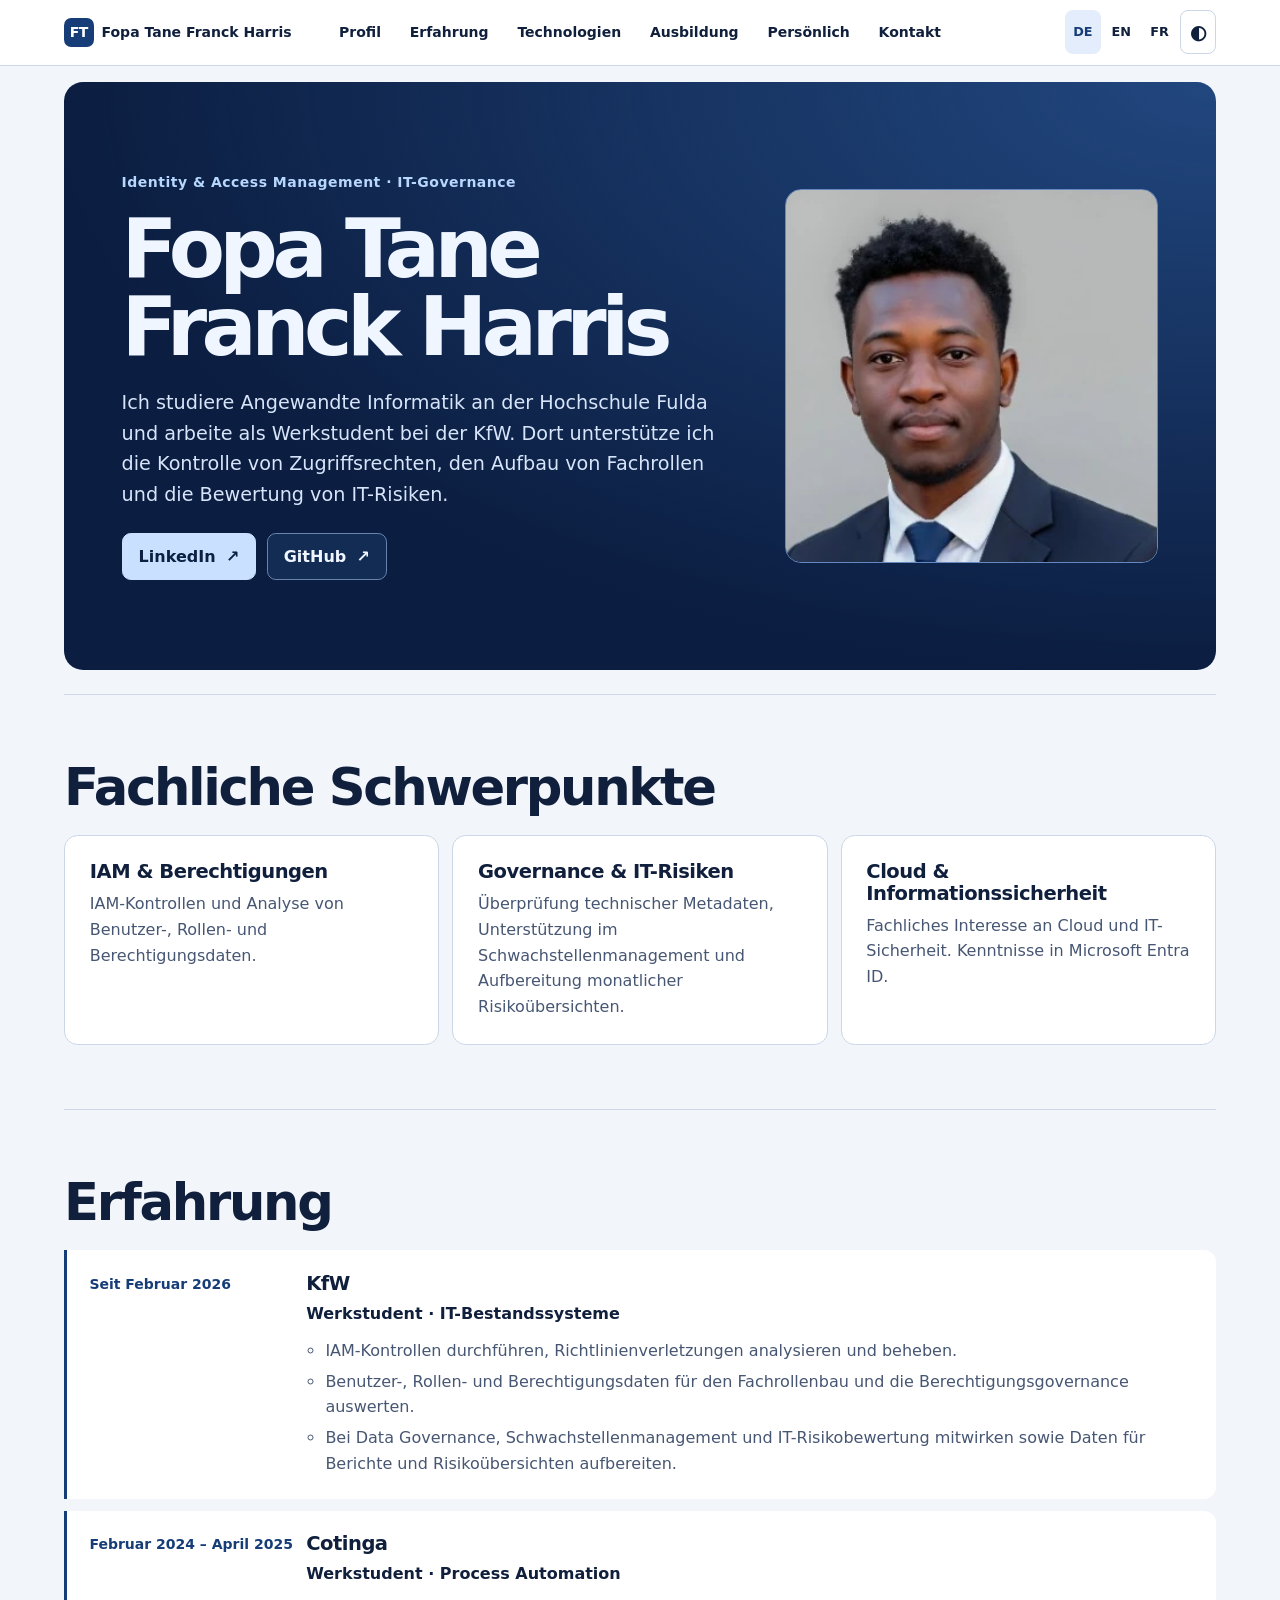
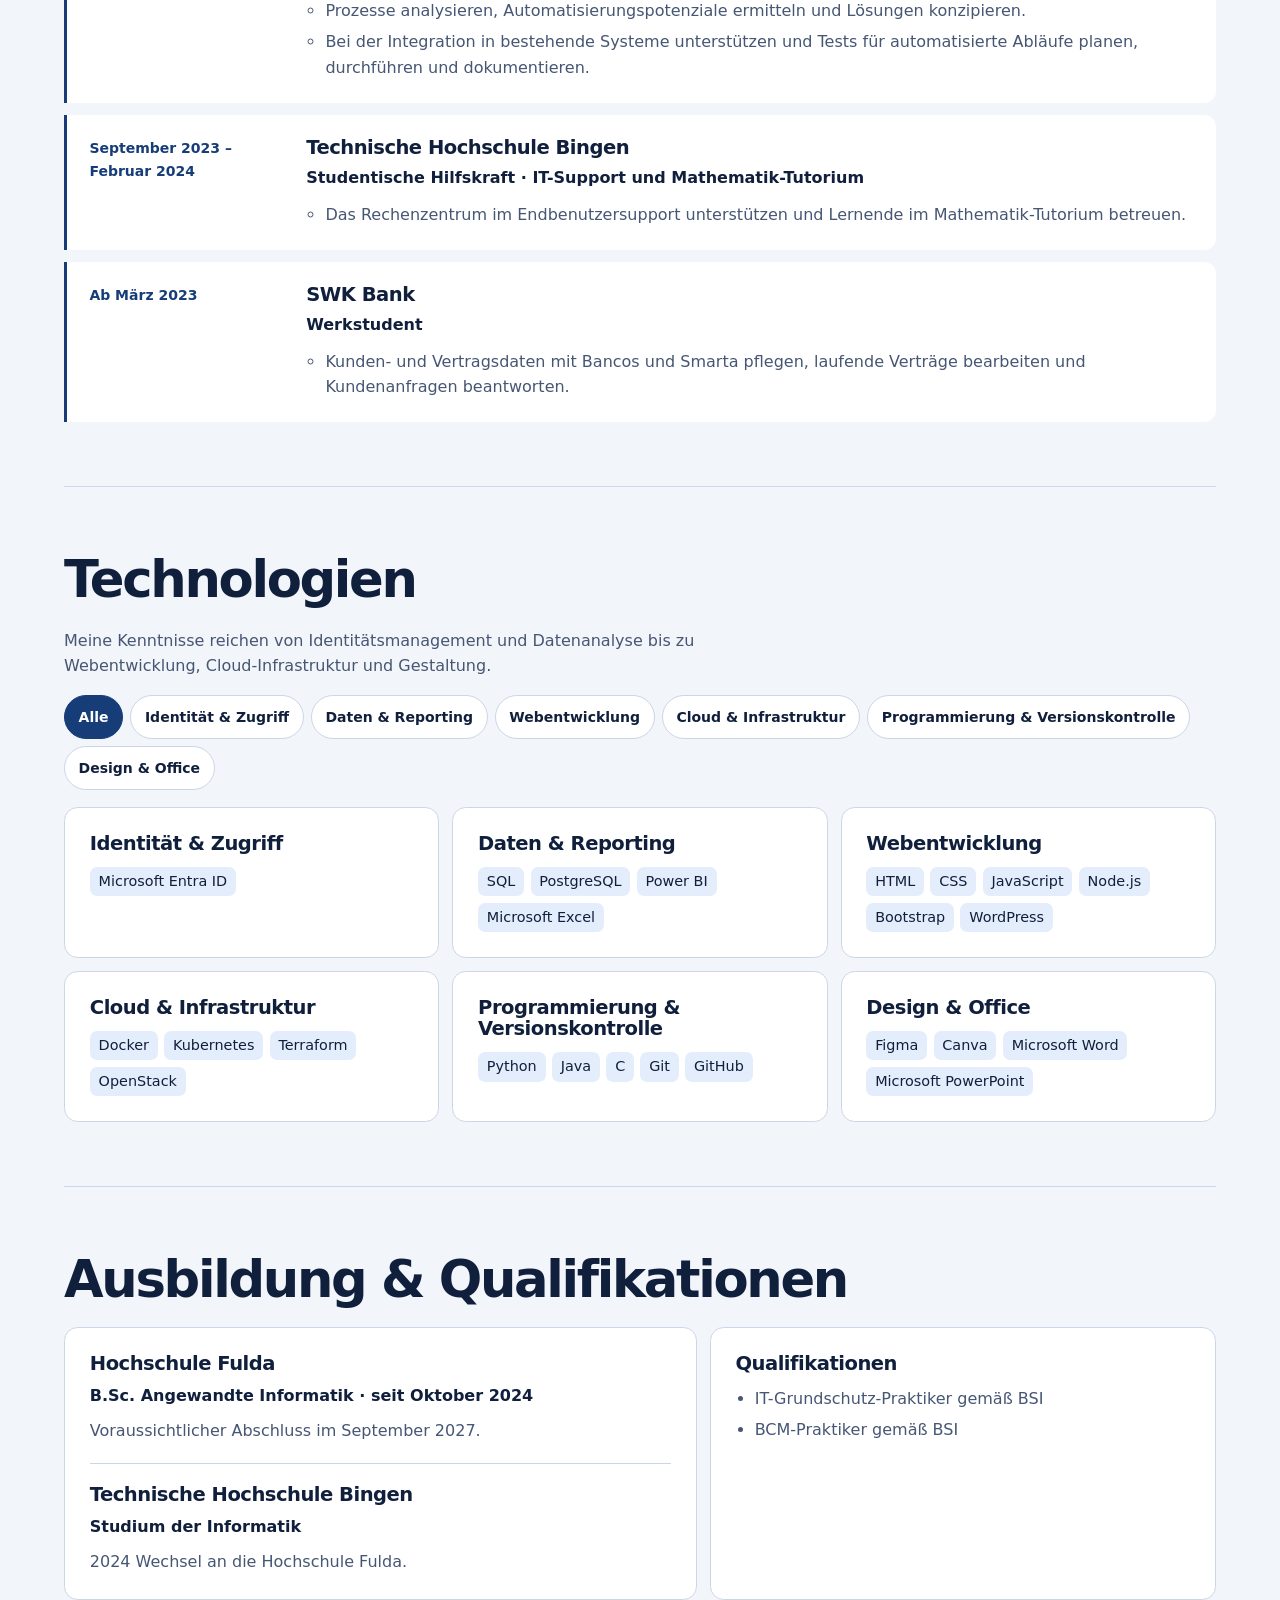
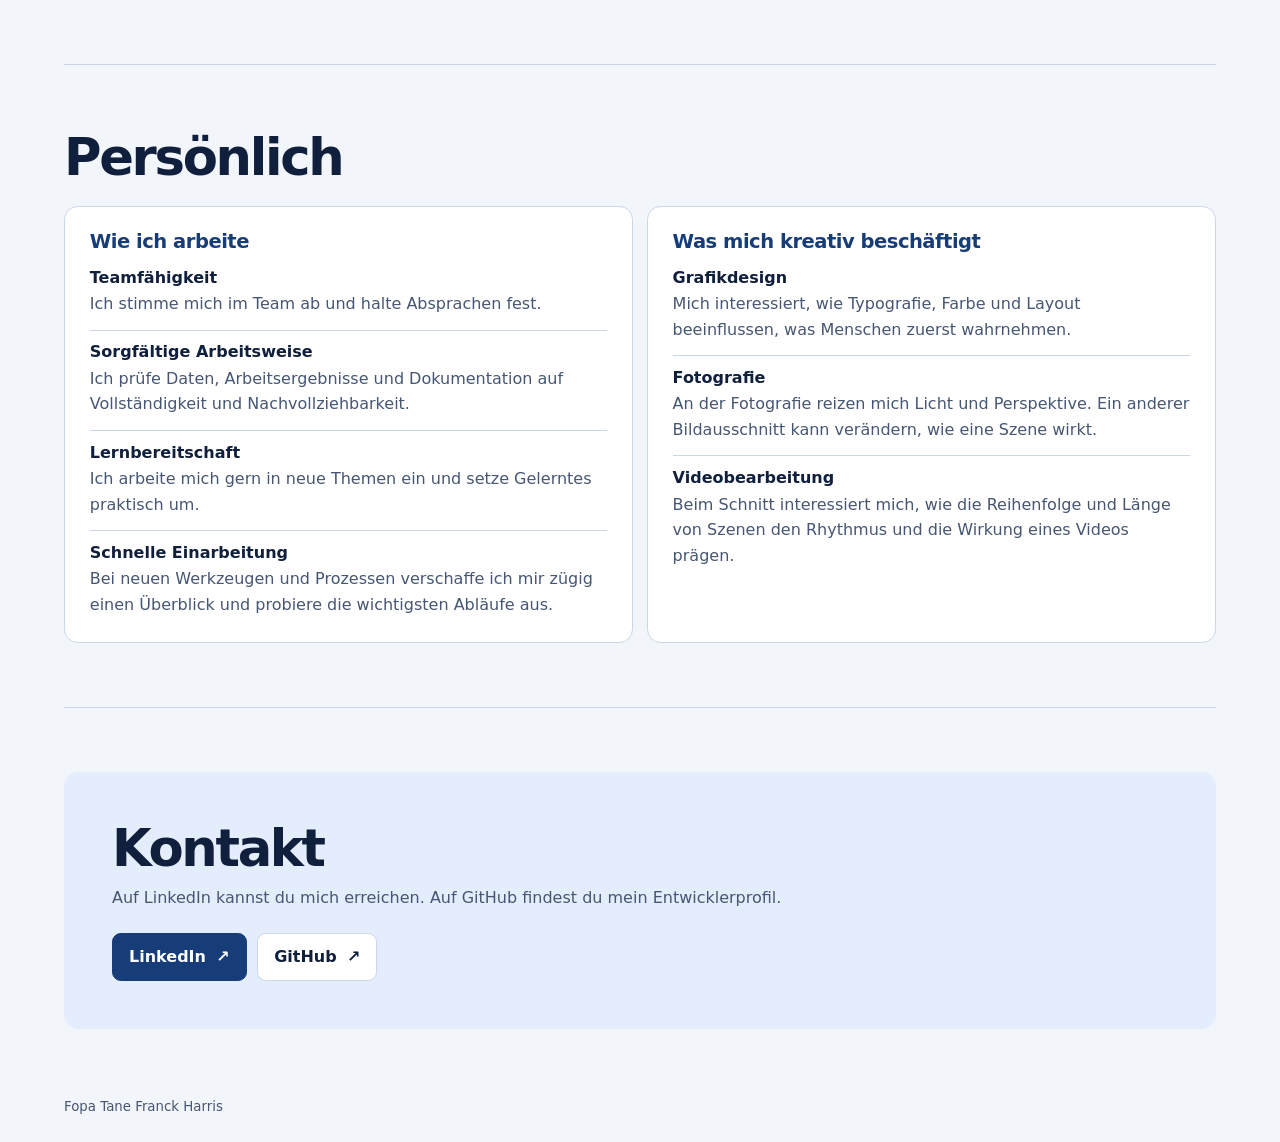
<file: index.html>
<!doctype html>
<html lang="de">
  <head>
    <meta charset="utf-8">
    <meta name="viewport" content="width=device-width, initial-scale=1">
    <meta name="color-scheme" content="light dark">
    <title>Fopa Tane Franck Harris | Identity &amp; Access Management · IT-Governance</title>
    <meta name="description" content="Portfolio von Fopa Tane Franck Harris mit Berufserfahrung in IAM, Berechtigungsmanagement und IT-Governance sowie Qualifikationen in IT-Grundschutz und BCM.">
    <meta property="og:type" content="website">
    <meta property="og:locale" content="de_DE">
    <meta property="og:title" content="Fopa Tane Franck Harris | Identity &amp; Access Management · IT-Governance">
    <meta property="og:description" content="Portfolio von Fopa Tane Franck Harris mit Berufserfahrung in IAM, Berechtigungsmanagement und IT-Governance sowie Qualifikationen in IT-Grundschutz und BCM.">
    <meta name="twitter:card" content="summary">
    <meta name="twitter:title" content="Fopa Tane Franck Harris | Identity &amp; Access Management · IT-Governance">
    <meta name="twitter:description" content="Portfolio von Fopa Tane Franck Harris mit Berufserfahrung in IAM, Berechtigungsmanagement und IT-Governance sowie Qualifikationen in IT-Grundschutz und BCM.">
    <link rel="alternate" hreflang="de" href="index.html">
    <link rel="alternate" hreflang="en" href="en/index.html">
    <link rel="alternate" hreflang="fr" href="fr/index.html">
    <link rel="alternate" hreflang="x-default" href="index.html">
    <link rel="icon" href="assets/favicon.png" type="image/png">
    <script src="assets/theme.js"></script>
    <script src="assets/filters.js" defer></script>
    <link rel="stylesheet" href="assets/style.css">
  </head>
  <body>
    <a class="skip" href="#profil">Zum Inhalt</a>
    <header class="site-header">
      <div class="wrap bar">
        <a class="brand" href="#profil"><span aria-hidden="true">FT</span> Fopa Tane Franck Harris</a>
        <nav class="sections" aria-label="Profil"><a href="#profil">Profil</a><a href="#erfahrung">Erfahrung</a><a href="#technologien">Technologien</a><a href="#ausbildung">Ausbildung</a><a href="#persoenlich">Persönlich</a><a href="#kontakt">Kontakt</a></nav>
        <div class="settings">
          <nav class="languages" aria-label="Sprache"><a href="index.html" hreflang="de" lang="de" aria-label="Deutsch" aria-current="page">DE</a><a href="en/index.html" hreflang="en" lang="en" aria-label="English">EN</a><a href="fr/index.html" hreflang="fr" lang="fr" aria-label="Français">FR</a></nav>
          <button class="theme" type="button" aria-pressed="false" aria-label="Farbschema (Dark Mode)" hidden><span aria-hidden="true">◐</span></button>
        </div>
      </div>
    </header>
    <main>
      <section id="profil" class="hero wrap" tabindex="-1">
        <div>
          <p class="eyebrow">Identity &amp; Access Management · IT-Governance</p>
          <h1>Fopa Tane<br>Franck Harris</h1>
          <p class="intro">Ich studiere Angewandte Informatik an der Hochschule Fulda und arbeite als Werkstudent bei der KfW. Dort unterstütze ich die Kontrolle von Zugriffsrechten, den Aufbau von Fachrollen und die Bewertung von IT-Risiken.</p>
          <div class="actions"><a class="button primary" href="https://www.linkedin.com/in/harris-fopa-tane-a117381ab/">LinkedIn <span aria-hidden="true">↗</span></a>
            <a class="button" href="https://github.com/HarrisTane">GitHub <span aria-hidden="true">↗</span></a></div>
        </div>
        <img class="hero-portrait" src="assets/portrait.webp" width="321" height="322" alt="Fopa Tane Franck Harris">
      </section>
      <section class="wrap section" aria-labelledby="focus">
        <h2 id="focus">Fachliche Schwerpunkte</h2>
        <div class="cards">
        <article class="card"><h3>IAM &amp; Berechtigungen</h3><p>IAM-Kontrollen und Analyse von Benutzer-, Rollen- und Berechtigungsdaten.</p></article>
        <article class="card"><h3>Governance &amp; IT-Risiken</h3><p>Überprüfung technischer Metadaten, Unterstützung im Schwachstellenmanagement und Aufbereitung monatlicher Risikoübersichten.</p></article>
        <article class="card"><h3>Cloud &amp; Informationssicherheit</h3><p>Fachliches Interesse an Cloud und IT-Sicherheit. Kenntnisse in Microsoft Entra ID.</p></article>
        </div>
      </section>
      <section id="erfahrung" class="wrap section">
        <h2>Erfahrung</h2>
        <ol class="timeline">
        <li class="entry">
          <p class="date">Seit Februar 2026</p>
          <div><h3>KfW</h3><p class="role">Werkstudent · IT-Bestandssysteme</p><ul><li>IAM-Kontrollen durchführen, Richtlinienverletzungen analysieren und beheben.</li><li>Benutzer-, Rollen- und Berechtigungsdaten für den Fachrollenbau und die Berechtigungsgovernance auswerten.</li><li>Bei Data Governance, Schwachstellenmanagement und IT-Risikobewertung mitwirken sowie Daten für Berichte und Risikoübersichten aufbereiten.</li></ul></div>
        </li>
        <li class="entry">
          <p class="date">Februar 2024 – April 2025</p>
          <div><h3>Cotinga</h3><p class="role">Werkstudent · Process Automation</p><ul><li>Prozesse analysieren, Automatisierungspotenziale ermitteln und Lösungen konzipieren.</li><li>Bei der Integration in bestehende Systeme unterstützen und Tests für automatisierte Abläufe planen, durchführen und dokumentieren.</li></ul></div>
        </li>
        <li class="entry">
          <p class="date">September 2023 – Februar 2024</p>
          <div><h3>Technische Hochschule Bingen</h3><p class="role">Studentische Hilfskraft · IT-Support und Mathematik-Tutorium</p><ul><li>Das Rechenzentrum im Endbenutzersupport unterstützen und Lernende im Mathematik-Tutorium betreuen.</li></ul></div>
        </li>
        <li class="entry">
          <p class="date">Ab März 2023</p>
          <div><h3>SWK Bank</h3><p class="role">Werkstudent</p><ul><li>Kunden- und Vertragsdaten mit Bancos und Smarta pflegen, laufende Verträge bearbeiten und Kundenanfragen beantworten.</li></ul></div>
        </li>
        </ol>
      </section>
      <section id="technologien" class="wrap section">
        <h2>Technologien</h2>
        <p class="section-intro">Meine Kenntnisse reichen von Identitätsmanagement und Datenanalyse bis zu Webentwicklung, Cloud-Infrastruktur und Gestaltung.</p>
        <div class="filters" role="group" aria-label="Technologien filtern" hidden><button type="button" data-filter="all" aria-pressed="true">Alle</button><button type="button" data-filter="identity" aria-pressed="false">Identität & Zugriff</button><button type="button" data-filter="data" aria-pressed="false">Daten & Reporting</button><button type="button" data-filter="web" aria-pressed="false">Webentwicklung</button><button type="button" data-filter="cloud" aria-pressed="false">Cloud & Infrastruktur</button><button type="button" data-filter="programming" aria-pressed="false">Programmierung & Versionskontrolle</button><button type="button" data-filter="design" aria-pressed="false">Design & Office</button></div>
        <p class="visually-hidden" role="status" data-filter-status data-prefix="Angezeigt"></p>
        <div class="cards tech-grid"><article class="card tech-card" data-category="identity"><h3>Identität &amp; Zugriff</h3><ul class="chips" role="list"><li>Microsoft Entra ID</li></ul></article><article class="card tech-card" data-category="data"><h3>Daten &amp; Reporting</h3><ul class="chips" role="list"><li>SQL</li><li>PostgreSQL</li><li>Power BI</li><li>Microsoft Excel</li></ul></article><article class="card tech-card" data-category="web"><h3>Webentwicklung</h3><ul class="chips" role="list"><li>HTML</li><li>CSS</li><li>JavaScript</li><li>Node.js</li><li>Bootstrap</li><li>WordPress</li></ul></article><article class="card tech-card" data-category="cloud"><h3>Cloud &amp; Infrastruktur</h3><ul class="chips" role="list"><li>Docker</li><li>Kubernetes</li><li>Terraform</li><li>OpenStack</li></ul></article><article class="card tech-card" data-category="programming"><h3>Programmierung &amp; Versionskontrolle</h3><ul class="chips" role="list"><li>Python</li><li>Java</li><li>C</li><li>Git</li><li>GitHub</li></ul></article><article class="card tech-card" data-category="design"><h3>Design &amp; Office</h3><ul class="chips" role="list"><li>Figma</li><li>Canva</li><li>Microsoft Word</li><li>Microsoft PowerPoint</li></ul></article></div>
      </section>
      <section id="ausbildung" class="wrap section">
        <h2>Ausbildung &amp; Qualifikationen</h2>
        <div class="credentials">
          <div class="card schools">
          <article><h3>Hochschule Fulda</h3><p class="role">B.Sc. Angewandte Informatik · seit Oktober 2024</p><p>Voraussichtlicher Abschluss im September 2027.</p></article>
          <article><h3>Technische Hochschule Bingen</h3><p class="role">Studium der Informatik</p><p>2024 Wechsel an die Hochschule Fulda.</p></article>
          </div>
          <div class="card"><h3>Qualifikationen</h3><ul><li>IT-Grundschutz-Praktiker gemäß BSI</li><li>BCM-Praktiker gemäß BSI</li></ul></div>
        </div>
      </section>
      <section id="persoenlich" class="wrap section">
        <h2>Persönlich</h2>
        <div class="personal-grid">
          <div class="card personal-card"><h3>Wie ich arbeite</h3><article><h4>Teamfähigkeit</h4><p>Ich stimme mich im Team ab und halte Absprachen fest.</p></article><article><h4>Sorgfältige Arbeitsweise</h4><p>Ich prüfe Daten, Arbeitsergebnisse und Dokumentation auf Vollständigkeit und Nachvollziehbarkeit.</p></article><article><h4>Lernbereitschaft</h4><p>Ich arbeite mich gern in neue Themen ein und setze Gelerntes praktisch um.</p></article><article><h4>Schnelle Einarbeitung</h4><p>Bei neuen Werkzeugen und Prozessen verschaffe ich mir zügig einen Überblick und probiere die wichtigsten Abläufe aus.</p></article></div>
          <div class="card personal-card"><h3>Was mich kreativ beschäftigt</h3><article><h4>Grafikdesign</h4><p>Mich interessiert, wie Typografie, Farbe und Layout beeinflussen, was Menschen zuerst wahrnehmen.</p></article><article><h4>Fotografie</h4><p>An der Fotografie reizen mich Licht und Perspektive. Ein anderer Bildausschnitt kann verändern, wie eine Szene wirkt.</p></article><article><h4>Videobearbeitung</h4><p>Beim Schnitt interessiert mich, wie die Reihenfolge und Länge von Szenen den Rhythmus und die Wirkung eines Videos prägen.</p></article></div>
        </div>
      </section>
      <section id="kontakt" class="wrap section">
        <div class="contact">
          <h2>Kontakt</h2>
          <p>Auf LinkedIn kannst du mich erreichen. Auf GitHub findest du mein Entwicklerprofil.</p>
          <div class="actions"><a class="button primary" href="https://www.linkedin.com/in/harris-fopa-tane-a117381ab/">LinkedIn <span aria-hidden="true">↗</span></a>
            <a class="button" href="https://github.com/HarrisTane">GitHub <span aria-hidden="true">↗</span></a></div>
        </div>
      </section>
    </main>
    <footer class="wrap footer"><small>Fopa Tane Franck Harris</small></footer>
  </body>
</html>
</file>
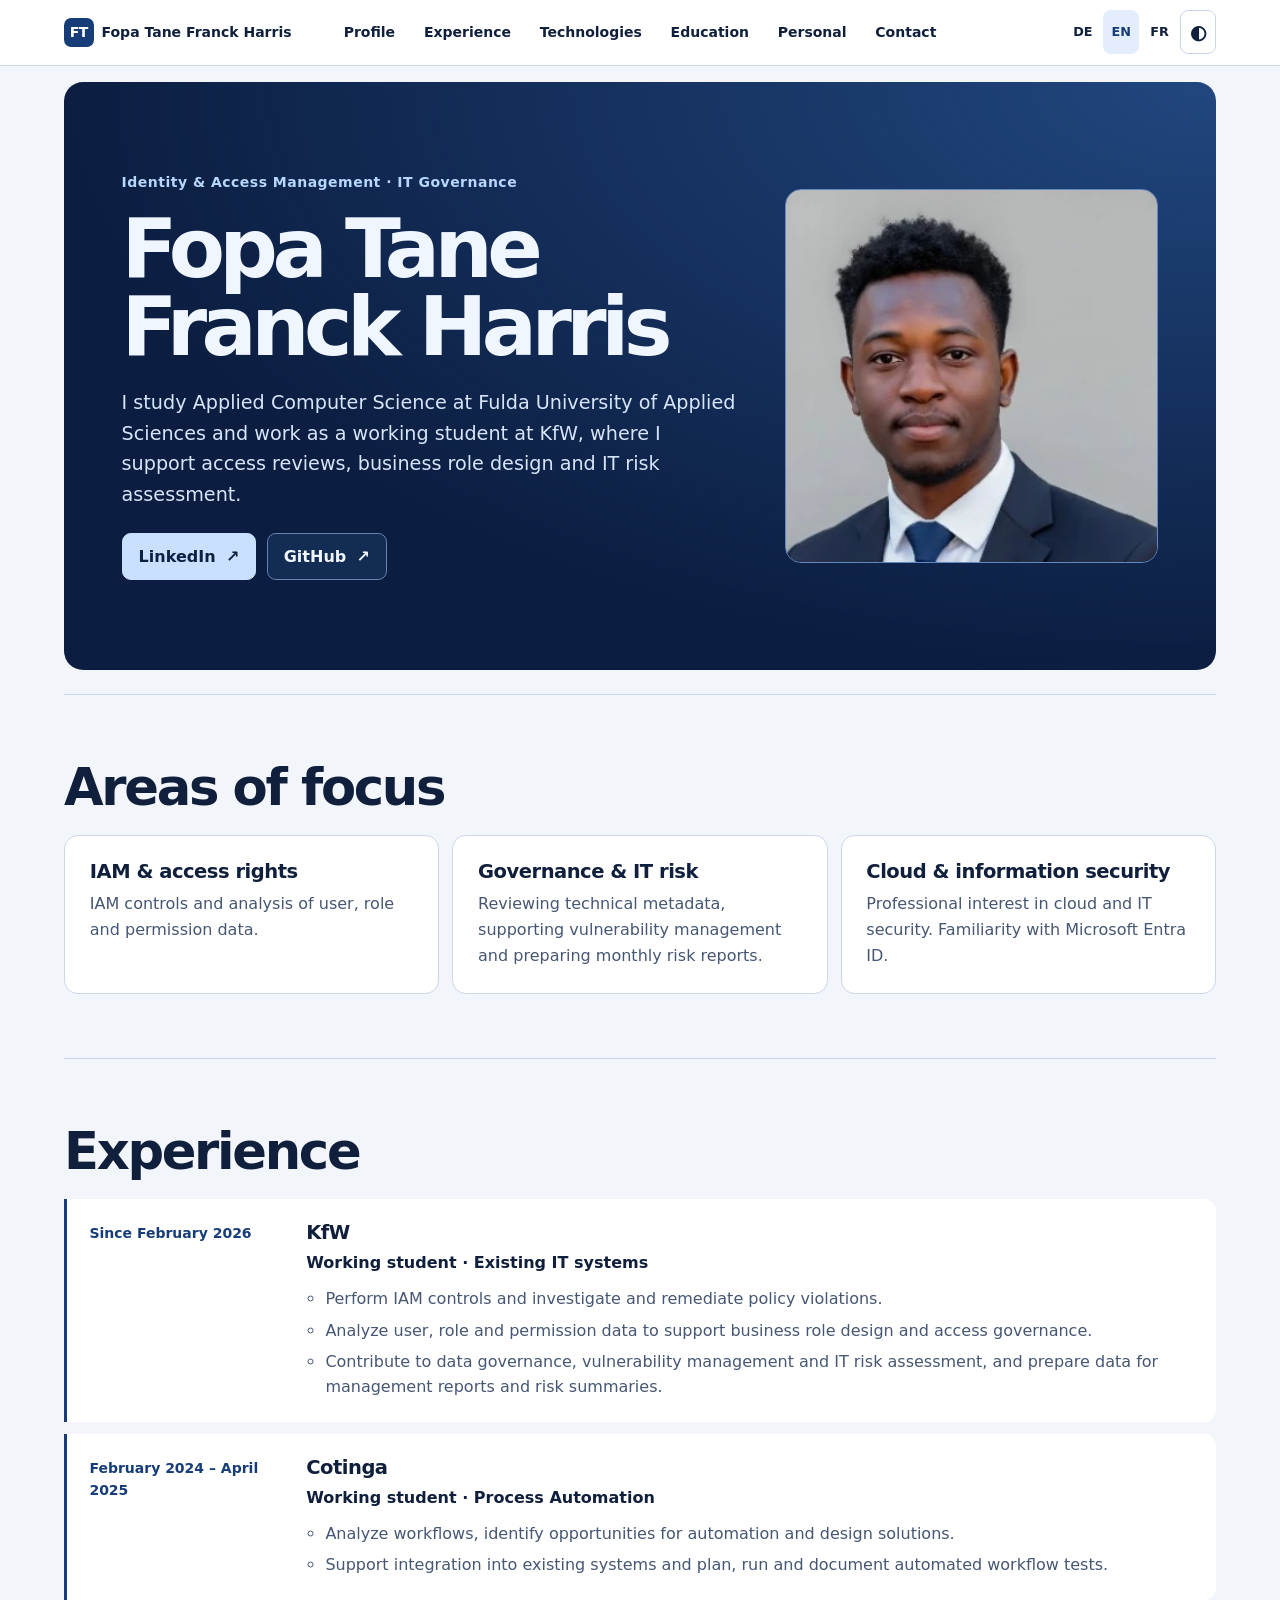
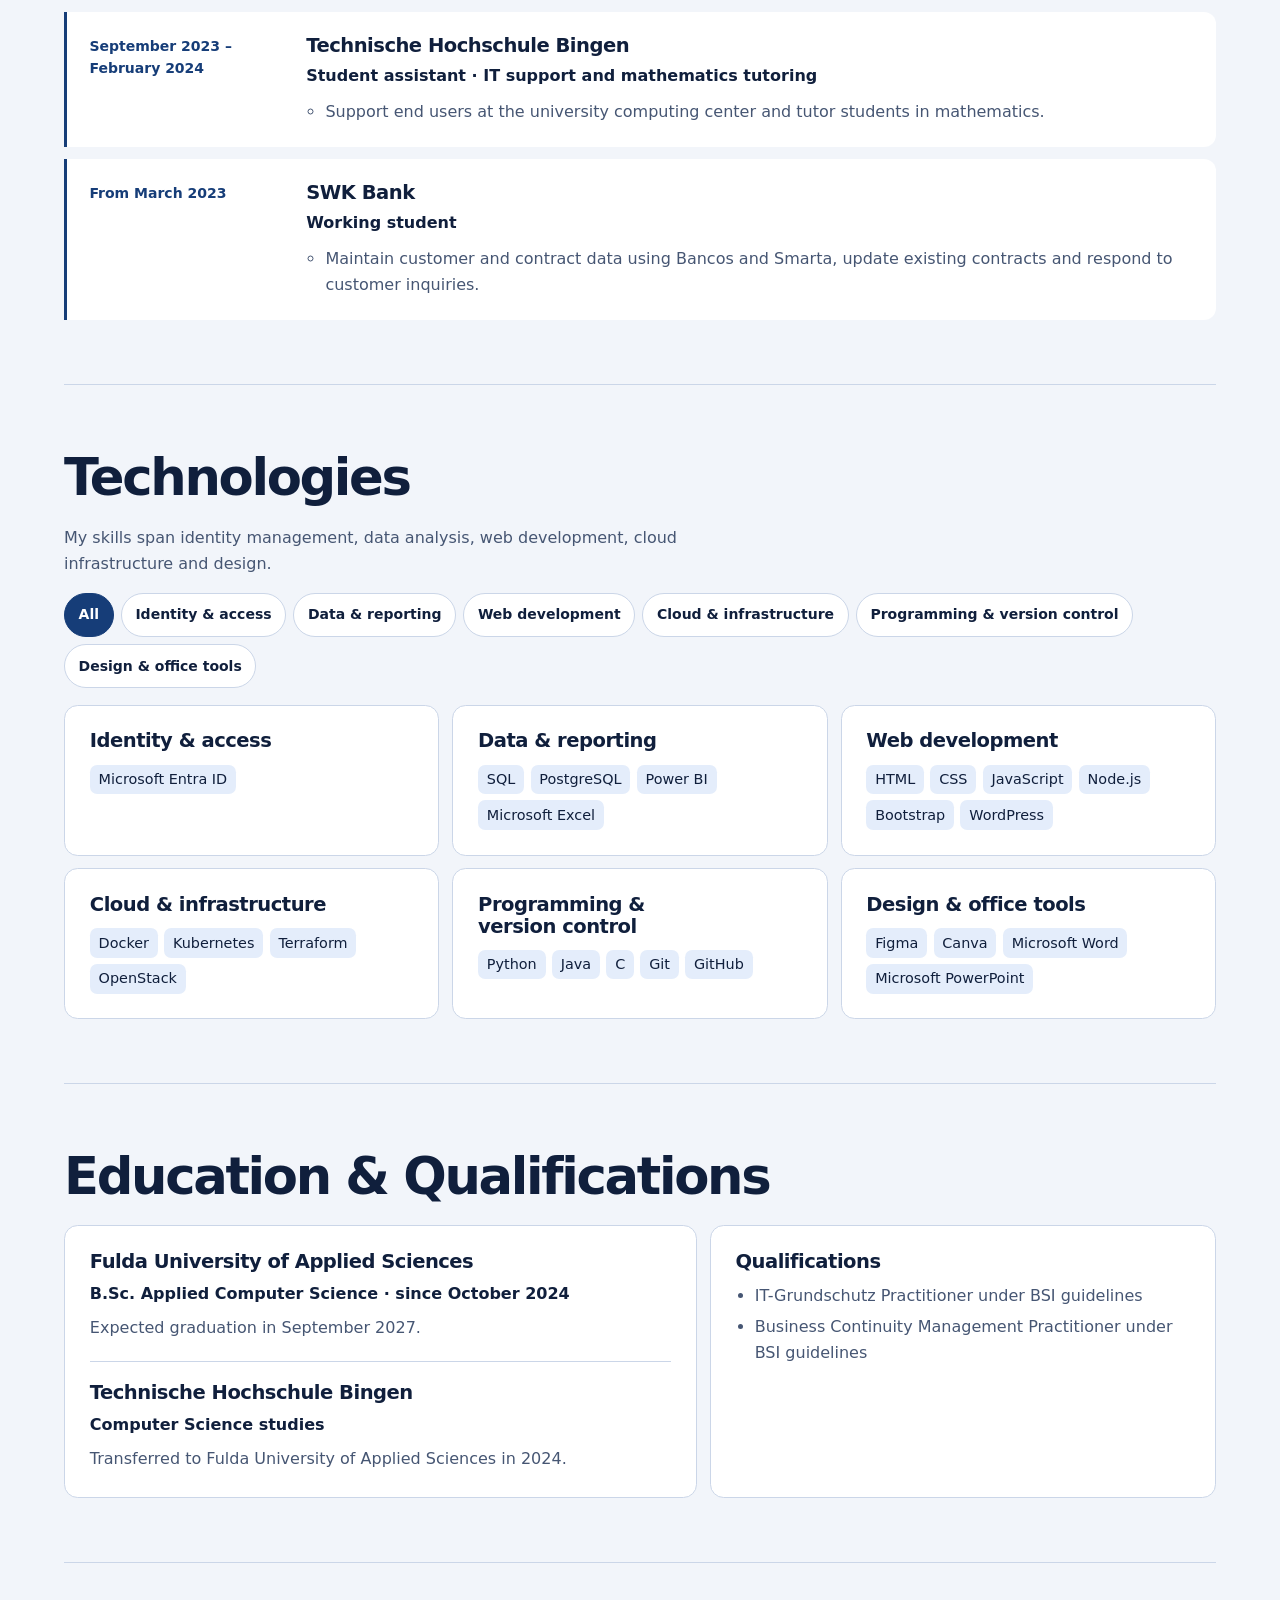
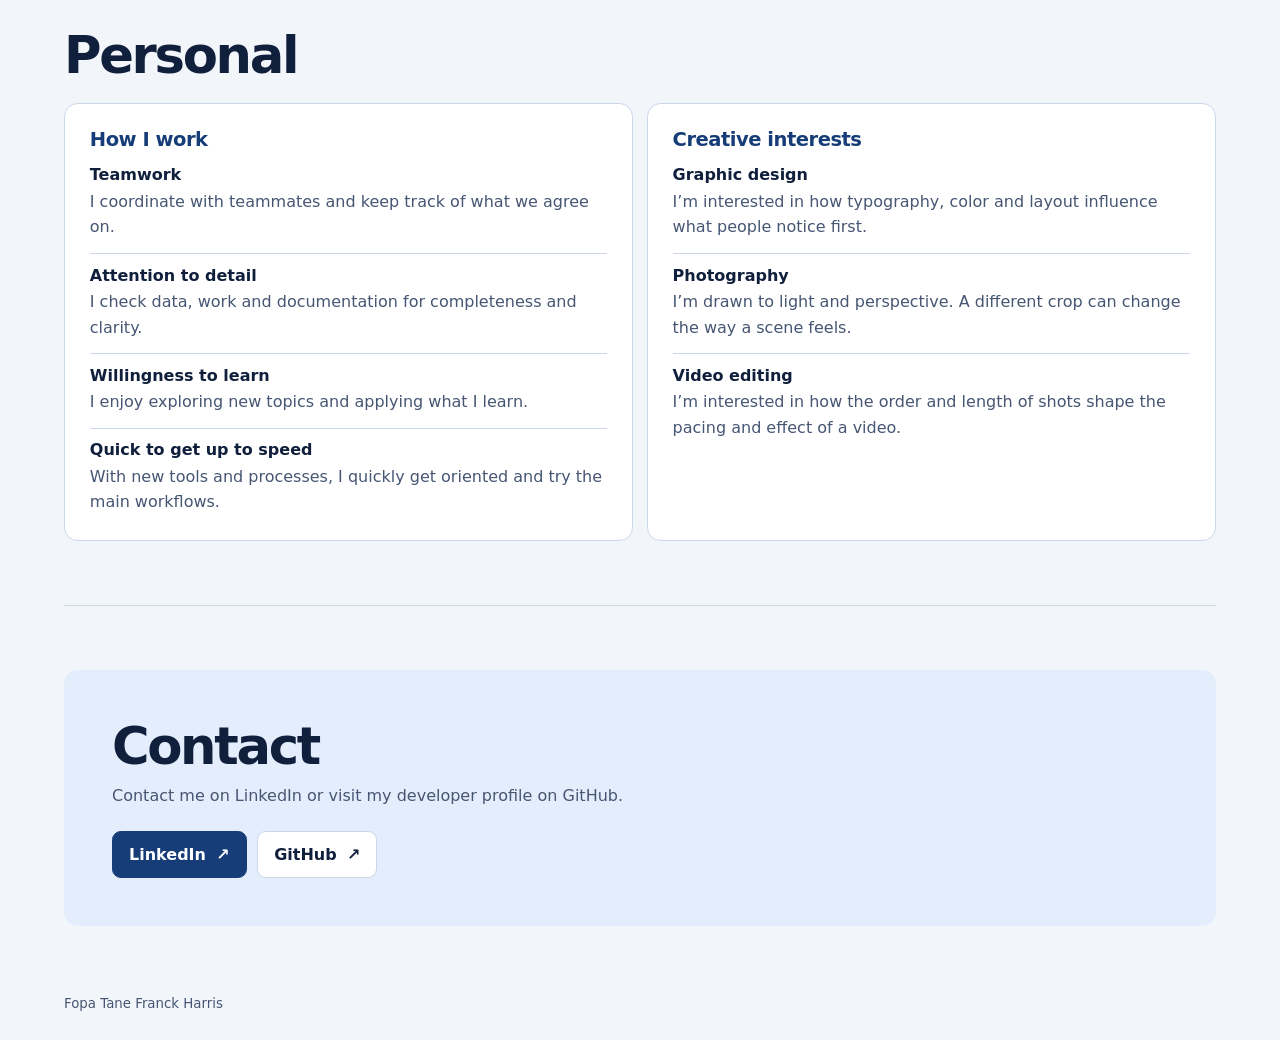
<file: en/index.html>
<!doctype html>
<html lang="en">
  <head>
    <meta charset="utf-8">
    <meta name="viewport" content="width=device-width, initial-scale=1">
    <meta name="color-scheme" content="light dark">
    <title>Fopa Tane Franck Harris | Identity &amp; Access Management · IT Governance</title>
    <meta name="description" content="Portfolio of Fopa Tane Franck Harris, with experience in IAM, access governance and IT risk, and qualifications in IT-Grundschutz and business continuity.">
    <meta property="og:type" content="website">
    <meta property="og:locale" content="en_GB">
    <meta property="og:title" content="Fopa Tane Franck Harris | Identity &amp; Access Management · IT Governance">
    <meta property="og:description" content="Portfolio of Fopa Tane Franck Harris, with experience in IAM, access governance and IT risk, and qualifications in IT-Grundschutz and business continuity.">
    <meta name="twitter:card" content="summary">
    <meta name="twitter:title" content="Fopa Tane Franck Harris | Identity &amp; Access Management · IT Governance">
    <meta name="twitter:description" content="Portfolio of Fopa Tane Franck Harris, with experience in IAM, access governance and IT risk, and qualifications in IT-Grundschutz and business continuity.">
    <link rel="alternate" hreflang="de" href="../index.html">
    <link rel="alternate" hreflang="en" href="../en/index.html">
    <link rel="alternate" hreflang="fr" href="../fr/index.html">
    <link rel="alternate" hreflang="x-default" href="../index.html">
    <link rel="icon" href="../assets/favicon.png" type="image/png">
    <script src="../assets/theme.js"></script>
    <script src="../assets/filters.js" defer></script>
    <link rel="stylesheet" href="../assets/style.css">
  </head>
  <body>
    <a class="skip" href="#profil">Skip to content</a>
    <header class="site-header">
      <div class="wrap bar">
        <a class="brand" href="#profil"><span aria-hidden="true">FT</span> Fopa Tane Franck Harris</a>
        <nav class="sections" aria-label="Profile"><a href="#profil">Profile</a><a href="#erfahrung">Experience</a><a href="#technologien">Technologies</a><a href="#ausbildung">Education</a><a href="#persoenlich">Personal</a><a href="#kontakt">Contact</a></nav>
        <div class="settings">
          <nav class="languages" aria-label="Language"><a href="../index.html" hreflang="de" lang="de" aria-label="Deutsch">DE</a><a href="../en/index.html" hreflang="en" lang="en" aria-label="English" aria-current="page">EN</a><a href="../fr/index.html" hreflang="fr" lang="fr" aria-label="Français">FR</a></nav>
          <button class="theme" type="button" aria-pressed="false" aria-label="Color theme (Dark Mode)" hidden><span aria-hidden="true">◐</span></button>
        </div>
      </div>
    </header>
    <main>
      <section id="profil" class="hero wrap" tabindex="-1">
        <div>
          <p class="eyebrow">Identity &amp; Access Management · IT Governance</p>
          <h1>Fopa Tane<br>Franck Harris</h1>
          <p class="intro">I study Applied Computer Science at Fulda University of Applied Sciences and work as a working student at KfW, where I support access reviews, business role design and IT risk assessment.</p>
          <div class="actions"><a class="button primary" href="https://www.linkedin.com/in/harris-fopa-tane-a117381ab/">LinkedIn <span aria-hidden="true">↗</span></a>
            <a class="button" href="https://github.com/HarrisTane">GitHub <span aria-hidden="true">↗</span></a></div>
        </div>
        <img class="hero-portrait" src="../assets/portrait.webp" width="321" height="322" alt="Fopa Tane Franck Harris">
      </section>
      <section class="wrap section" aria-labelledby="focus">
        <h2 id="focus">Areas of focus</h2>
        <div class="cards">
        <article class="card"><h3>IAM &amp; access rights</h3><p>IAM controls and analysis of user, role and permission data.</p></article>
        <article class="card"><h3>Governance &amp; IT risk</h3><p>Reviewing technical metadata, supporting vulnerability management and preparing monthly risk reports.</p></article>
        <article class="card"><h3>Cloud &amp; information security</h3><p>Professional interest in cloud and IT security. Familiarity with Microsoft Entra ID.</p></article>
        </div>
      </section>
      <section id="erfahrung" class="wrap section">
        <h2>Experience</h2>
        <ol class="timeline">
        <li class="entry">
          <p class="date">Since February 2026</p>
          <div><h3>KfW</h3><p class="role">Working student · Existing IT systems</p><ul><li>Perform IAM controls and investigate and remediate policy violations.</li><li>Analyze user, role and permission data to support business role design and access governance.</li><li>Contribute to data governance, vulnerability management and IT risk assessment, and prepare data for management reports and risk summaries.</li></ul></div>
        </li>
        <li class="entry">
          <p class="date">February 2024 – April 2025</p>
          <div><h3>Cotinga</h3><p class="role">Working student · Process Automation</p><ul><li>Analyze workflows, identify opportunities for automation and design solutions.</li><li>Support integration into existing systems and plan, run and document automated workflow tests.</li></ul></div>
        </li>
        <li class="entry">
          <p class="date">September 2023 – February 2024</p>
          <div><h3>Technische Hochschule Bingen</h3><p class="role">Student assistant · IT support and mathematics tutoring</p><ul><li>Support end users at the university computing center and tutor students in mathematics.</li></ul></div>
        </li>
        <li class="entry">
          <p class="date">From March 2023</p>
          <div><h3>SWK Bank</h3><p class="role">Working student</p><ul><li>Maintain customer and contract data using Bancos and Smarta, update existing contracts and respond to customer inquiries.</li></ul></div>
        </li>
        </ol>
      </section>
      <section id="technologien" class="wrap section">
        <h2>Technologies</h2>
        <p class="section-intro">My skills span identity management, data analysis, web development, cloud infrastructure and design.</p>
        <div class="filters" role="group" aria-label="Filter technologies" hidden><button type="button" data-filter="all" aria-pressed="true">All</button><button type="button" data-filter="identity" aria-pressed="false">Identity & access</button><button type="button" data-filter="data" aria-pressed="false">Data & reporting</button><button type="button" data-filter="web" aria-pressed="false">Web development</button><button type="button" data-filter="cloud" aria-pressed="false">Cloud & infrastructure</button><button type="button" data-filter="programming" aria-pressed="false">Programming & version control</button><button type="button" data-filter="design" aria-pressed="false">Design & office tools</button></div>
        <p class="visually-hidden" role="status" data-filter-status data-prefix="Showing"></p>
        <div class="cards tech-grid"><article class="card tech-card" data-category="identity"><h3>Identity &amp; access</h3><ul class="chips" role="list"><li>Microsoft Entra ID</li></ul></article><article class="card tech-card" data-category="data"><h3>Data &amp; reporting</h3><ul class="chips" role="list"><li>SQL</li><li>PostgreSQL</li><li>Power BI</li><li>Microsoft Excel</li></ul></article><article class="card tech-card" data-category="web"><h3>Web development</h3><ul class="chips" role="list"><li>HTML</li><li>CSS</li><li>JavaScript</li><li>Node.js</li><li>Bootstrap</li><li>WordPress</li></ul></article><article class="card tech-card" data-category="cloud"><h3>Cloud &amp; infrastructure</h3><ul class="chips" role="list"><li>Docker</li><li>Kubernetes</li><li>Terraform</li><li>OpenStack</li></ul></article><article class="card tech-card" data-category="programming"><h3>Programming &amp; version control</h3><ul class="chips" role="list"><li>Python</li><li>Java</li><li>C</li><li>Git</li><li>GitHub</li></ul></article><article class="card tech-card" data-category="design"><h3>Design &amp; office tools</h3><ul class="chips" role="list"><li>Figma</li><li>Canva</li><li>Microsoft Word</li><li>Microsoft PowerPoint</li></ul></article></div>
      </section>
      <section id="ausbildung" class="wrap section">
        <h2>Education &amp; Qualifications</h2>
        <div class="credentials">
          <div class="card schools">
          <article><h3>Fulda University of Applied Sciences</h3><p class="role">B.Sc. Applied Computer Science · since October 2024</p><p>Expected graduation in September 2027.</p></article>
          <article><h3>Technische Hochschule Bingen</h3><p class="role">Computer Science studies</p><p>Transferred to Fulda University of Applied Sciences in 2024.</p></article>
          </div>
          <div class="card"><h3>Qualifications</h3><ul><li>IT-Grundschutz Practitioner under BSI guidelines</li><li>Business Continuity Management Practitioner under BSI guidelines</li></ul></div>
        </div>
      </section>
      <section id="persoenlich" class="wrap section">
        <h2>Personal</h2>
        <div class="personal-grid">
          <div class="card personal-card"><h3>How I work</h3><article><h4>Teamwork</h4><p>I coordinate with teammates and keep track of what we agree on.</p></article><article><h4>Attention to detail</h4><p>I check data, work and documentation for completeness and clarity.</p></article><article><h4>Willingness to learn</h4><p>I enjoy exploring new topics and applying what I learn.</p></article><article><h4>Quick to get up to speed</h4><p>With new tools and processes, I quickly get oriented and try the main workflows.</p></article></div>
          <div class="card personal-card"><h3>Creative interests</h3><article><h4>Graphic design</h4><p>I’m interested in how typography, color and layout influence what people notice first.</p></article><article><h4>Photography</h4><p>I’m drawn to light and perspective. A different crop can change the way a scene feels.</p></article><article><h4>Video editing</h4><p>I’m interested in how the order and length of shots shape the pacing and effect of a video.</p></article></div>
        </div>
      </section>
      <section id="kontakt" class="wrap section">
        <div class="contact">
          <h2>Contact</h2>
          <p>Contact me on LinkedIn or visit my developer profile on GitHub.</p>
          <div class="actions"><a class="button primary" href="https://www.linkedin.com/in/harris-fopa-tane-a117381ab/">LinkedIn <span aria-hidden="true">↗</span></a>
            <a class="button" href="https://github.com/HarrisTane">GitHub <span aria-hidden="true">↗</span></a></div>
        </div>
      </section>
    </main>
    <footer class="wrap footer"><small>Fopa Tane Franck Harris</small></footer>
  </body>
</html>
</file>
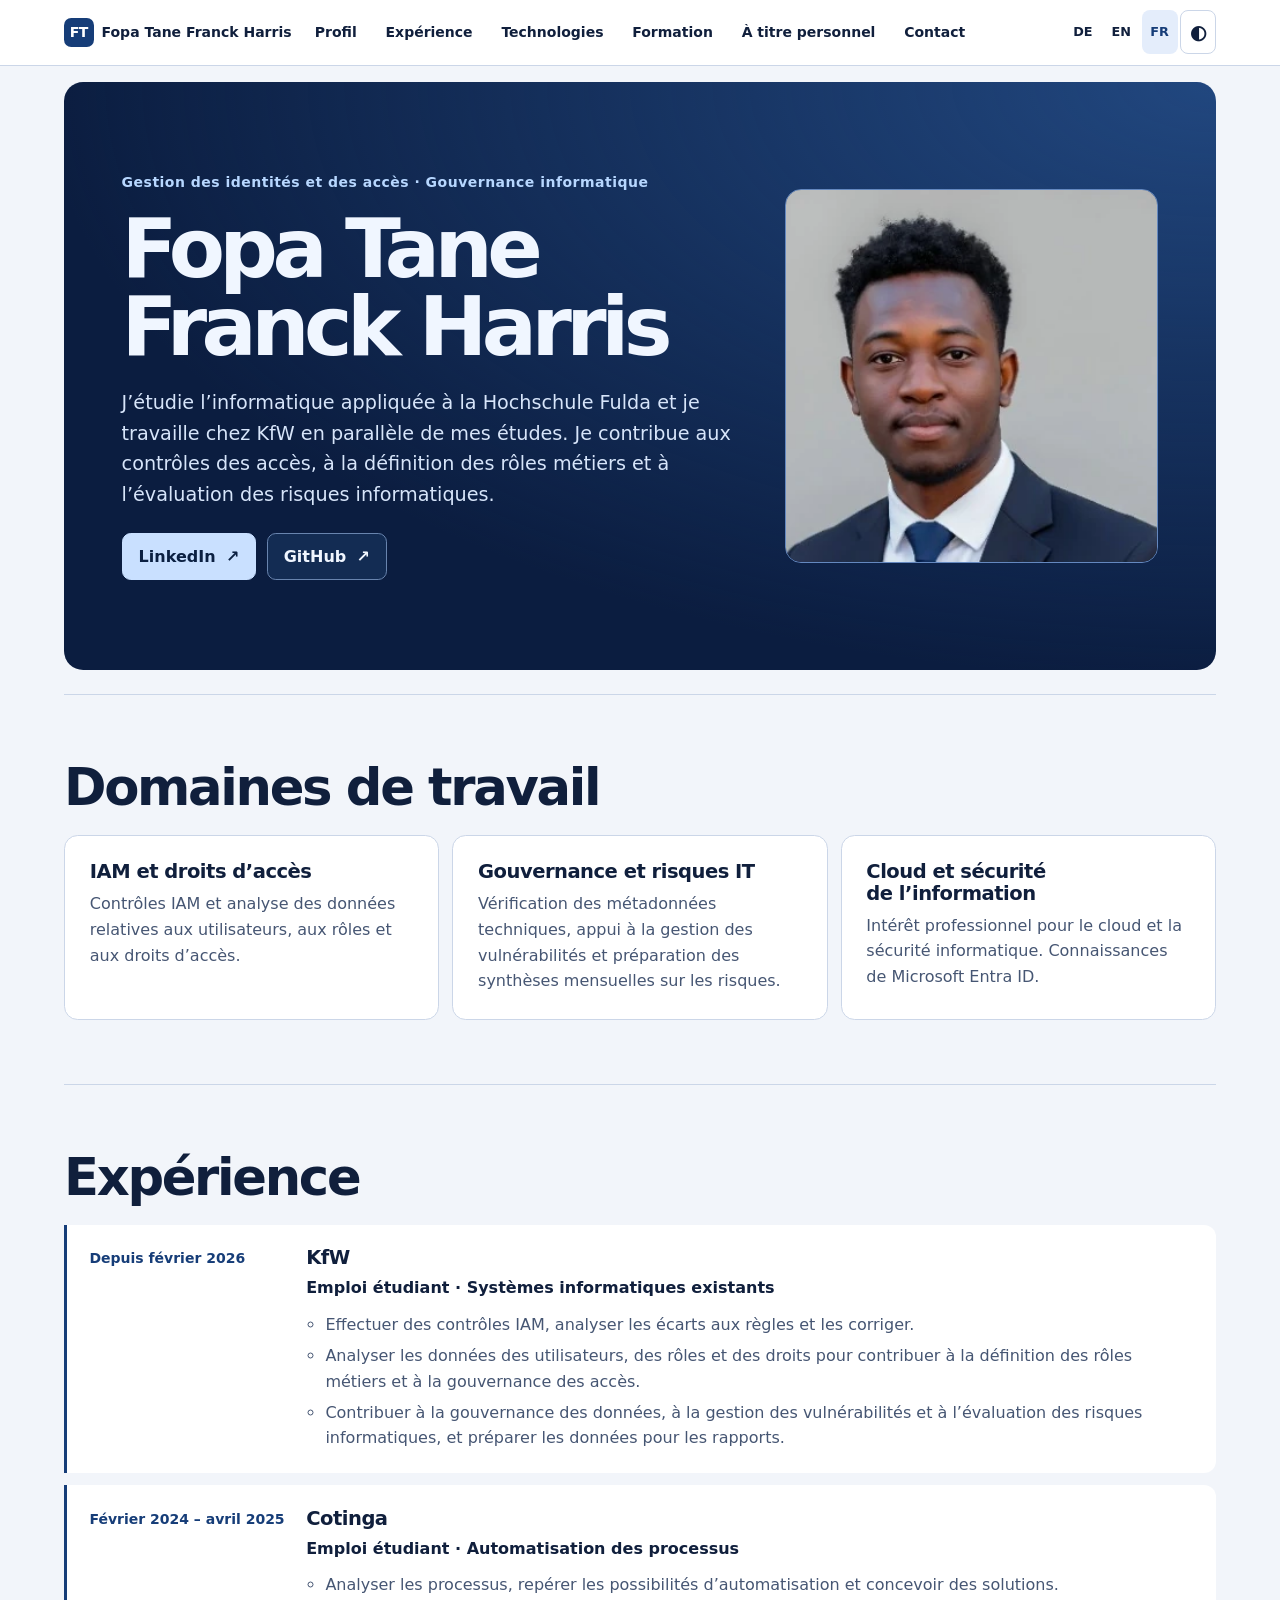
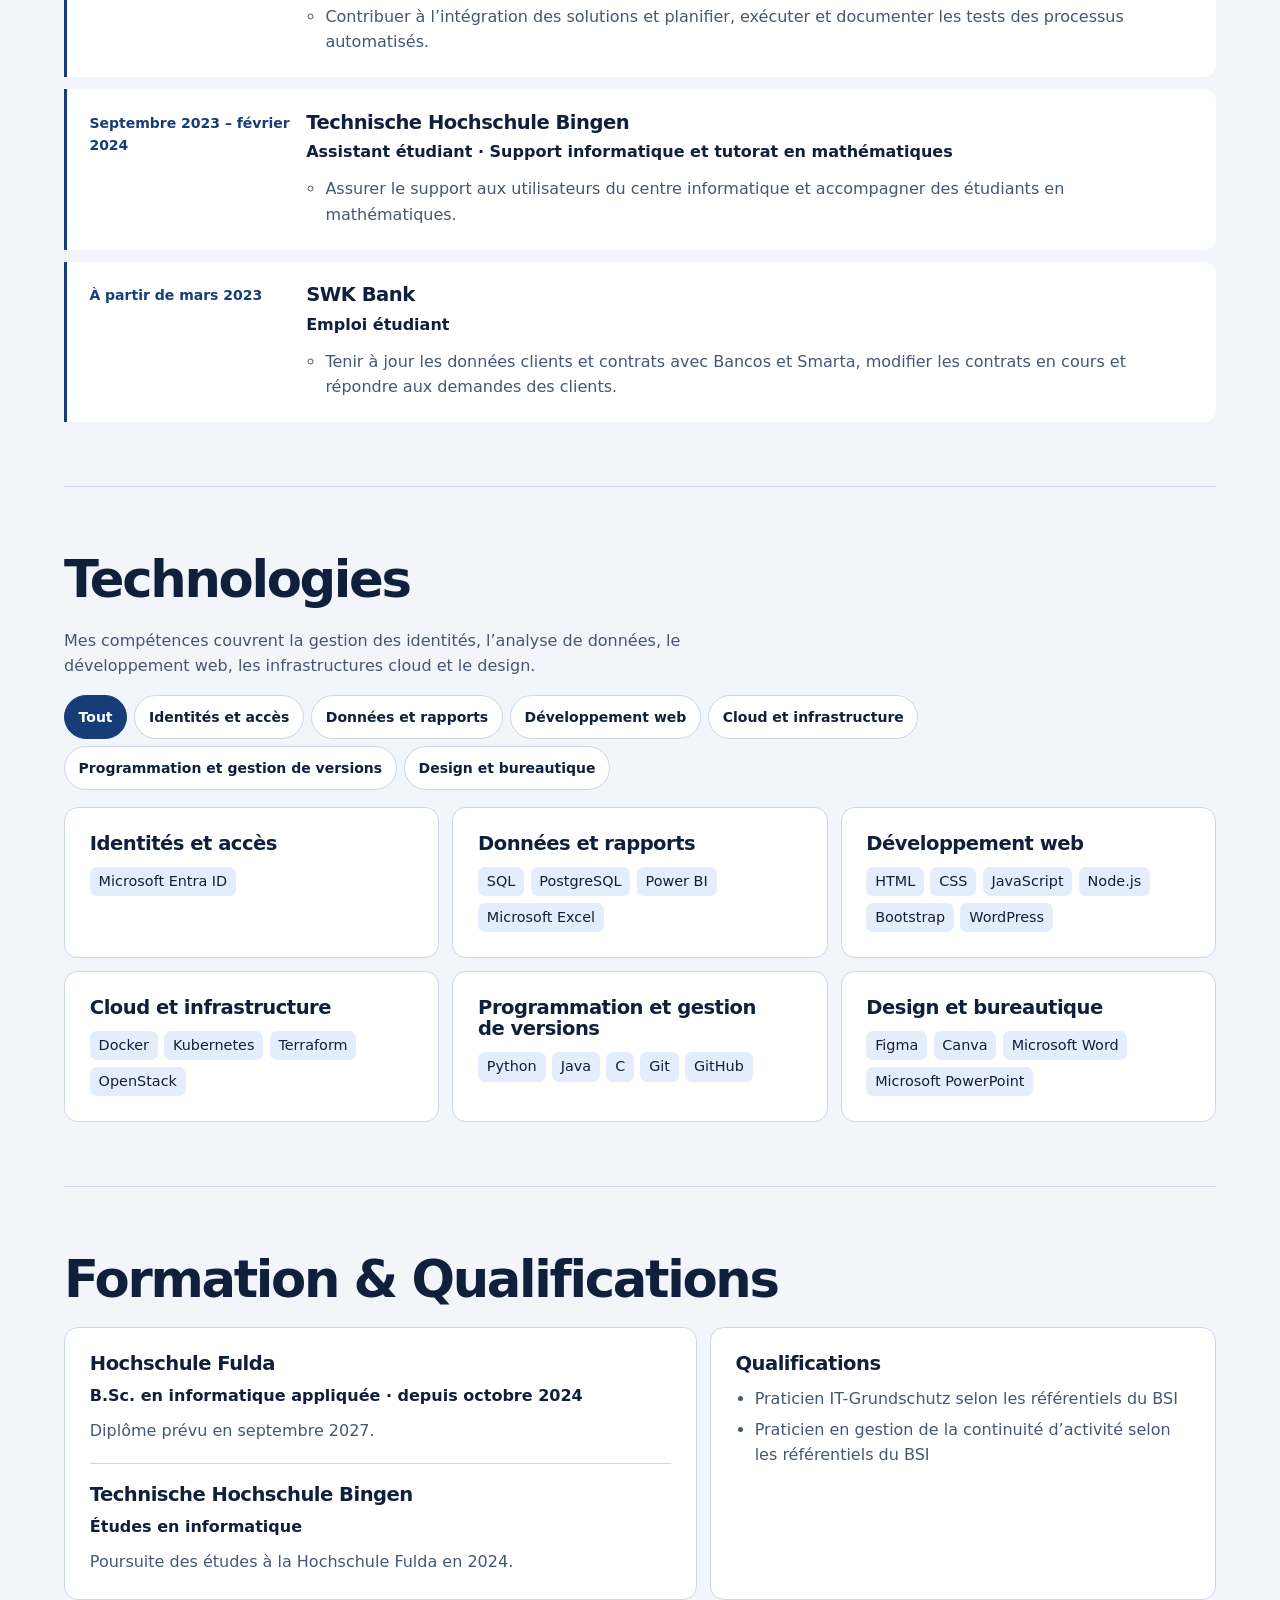
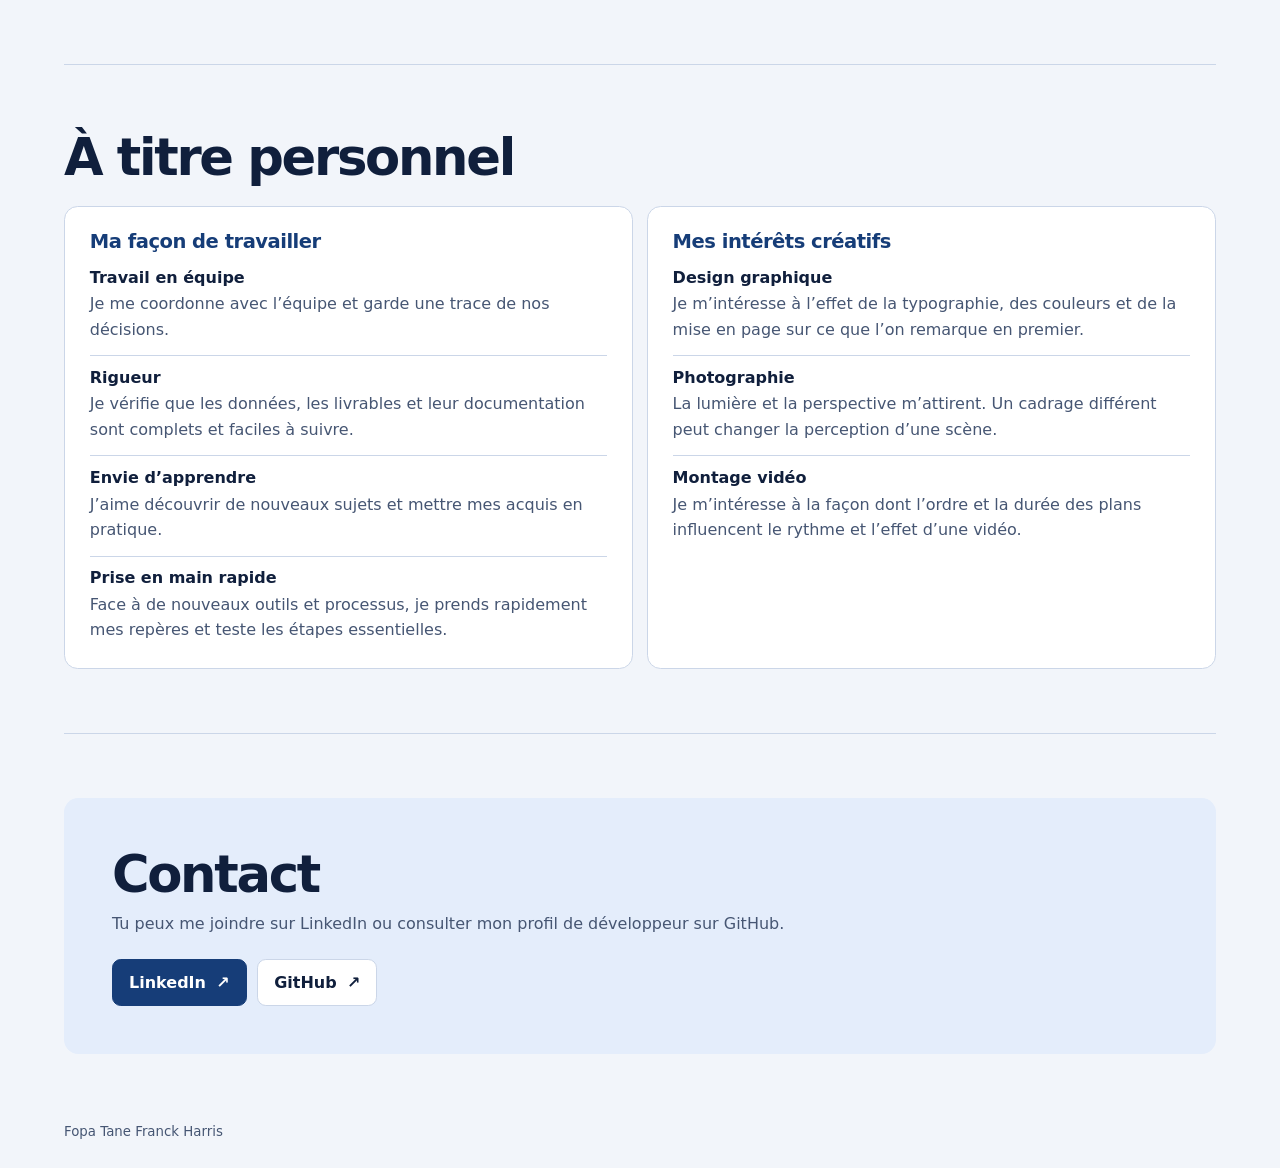
<file: fr/index.html>
<!doctype html>
<html lang="fr">
  <head>
    <meta charset="utf-8">
    <meta name="viewport" content="width=device-width, initial-scale=1">
    <meta name="color-scheme" content="light dark">
    <title>Fopa Tane Franck Harris | Gestion des identités et des accès · Gouvernance informatique</title>
    <meta name="description" content="Portfolio de Fopa Tane Franck Harris, avec une expérience en IAM, en gouvernance des accès et en gestion des risques informatiques.">
    <meta property="og:type" content="website">
    <meta property="og:locale" content="fr_FR">
    <meta property="og:title" content="Fopa Tane Franck Harris | Gestion des identités et des accès · Gouvernance informatique">
    <meta property="og:description" content="Portfolio de Fopa Tane Franck Harris, avec une expérience en IAM, en gouvernance des accès et en gestion des risques informatiques.">
    <meta name="twitter:card" content="summary">
    <meta name="twitter:title" content="Fopa Tane Franck Harris | Gestion des identités et des accès · Gouvernance informatique">
    <meta name="twitter:description" content="Portfolio de Fopa Tane Franck Harris, avec une expérience en IAM, en gouvernance des accès et en gestion des risques informatiques.">
    <link rel="alternate" hreflang="de" href="../index.html">
    <link rel="alternate" hreflang="en" href="../en/index.html">
    <link rel="alternate" hreflang="fr" href="../fr/index.html">
    <link rel="alternate" hreflang="x-default" href="../index.html">
    <link rel="icon" href="../assets/favicon.png" type="image/png">
    <script src="../assets/theme.js"></script>
    <script src="../assets/filters.js" defer></script>
    <link rel="stylesheet" href="../assets/style.css">
  </head>
  <body>
    <a class="skip" href="#profil">Aller au contenu</a>
    <header class="site-header">
      <div class="wrap bar">
        <a class="brand" href="#profil"><span aria-hidden="true">FT</span> Fopa Tane Franck Harris</a>
        <nav class="sections" aria-label="Profil"><a href="#profil">Profil</a><a href="#erfahrung">Expérience</a><a href="#technologien">Technologies</a><a href="#ausbildung">Formation</a><a href="#persoenlich">À titre personnel</a><a href="#kontakt">Contact</a></nav>
        <div class="settings">
          <nav class="languages" aria-label="Langue"><a href="../index.html" hreflang="de" lang="de" aria-label="Deutsch">DE</a><a href="../en/index.html" hreflang="en" lang="en" aria-label="English">EN</a><a href="../fr/index.html" hreflang="fr" lang="fr" aria-label="Français" aria-current="page">FR</a></nav>
          <button class="theme" type="button" aria-pressed="false" aria-label="Thème (Dark Mode)" hidden><span aria-hidden="true">◐</span></button>
        </div>
      </div>
    </header>
    <main>
      <section id="profil" class="hero wrap" tabindex="-1">
        <div>
          <p class="eyebrow">Gestion des identités et des accès · Gouvernance informatique</p>
          <h1>Fopa Tane<br>Franck Harris</h1>
          <p class="intro">J’étudie l’informatique appliquée à la Hochschule Fulda et je travaille chez KfW en parallèle de mes études. Je contribue aux contrôles des accès, à la définition des rôles métiers et à l’évaluation des risques informatiques.</p>
          <div class="actions"><a class="button primary" href="https://www.linkedin.com/in/harris-fopa-tane-a117381ab/">LinkedIn <span aria-hidden="true">↗</span></a>
            <a class="button" href="https://github.com/HarrisTane">GitHub <span aria-hidden="true">↗</span></a></div>
        </div>
        <img class="hero-portrait" src="../assets/portrait.webp" width="321" height="322" alt="Fopa Tane Franck Harris">
      </section>
      <section class="wrap section" aria-labelledby="focus">
        <h2 id="focus">Domaines de travail</h2>
        <div class="cards">
        <article class="card"><h3>IAM et droits d’accès</h3><p>Contrôles IAM et analyse des données relatives aux utilisateurs, aux rôles et aux droits d’accès.</p></article>
        <article class="card"><h3>Gouvernance et risques IT</h3><p>Vérification des métadonnées techniques, appui à la gestion des vulnérabilités et préparation des synthèses mensuelles sur les risques.</p></article>
        <article class="card"><h3>Cloud et sécurité de l’information</h3><p>Intérêt professionnel pour le cloud et la sécurité informatique. Connaissances de Microsoft Entra ID.</p></article>
        </div>
      </section>
      <section id="erfahrung" class="wrap section">
        <h2>Expérience</h2>
        <ol class="timeline">
        <li class="entry">
          <p class="date">Depuis février 2026</p>
          <div><h3>KfW</h3><p class="role">Emploi étudiant · Systèmes informatiques existants</p><ul><li>Effectuer des contrôles IAM, analyser les écarts aux règles et les corriger.</li><li>Analyser les données des utilisateurs, des rôles et des droits pour contribuer à la définition des rôles métiers et à la gouvernance des accès.</li><li>Contribuer à la gouvernance des données, à la gestion des vulnérabilités et à l’évaluation des risques informatiques, et préparer les données pour les rapports.</li></ul></div>
        </li>
        <li class="entry">
          <p class="date">Février 2024 – avril 2025</p>
          <div><h3>Cotinga</h3><p class="role">Emploi étudiant · Automatisation des processus</p><ul><li>Analyser les processus, repérer les possibilités d’automatisation et concevoir des solutions.</li><li>Contribuer à l’intégration des solutions et planifier, exécuter et documenter les tests des processus automatisés.</li></ul></div>
        </li>
        <li class="entry">
          <p class="date">Septembre 2023 – février 2024</p>
          <div><h3>Technische Hochschule Bingen</h3><p class="role">Assistant étudiant · Support informatique et tutorat en mathématiques</p><ul><li>Assurer le support aux utilisateurs du centre informatique et accompagner des étudiants en mathématiques.</li></ul></div>
        </li>
        <li class="entry">
          <p class="date">À partir de mars 2023</p>
          <div><h3>SWK Bank</h3><p class="role">Emploi étudiant</p><ul><li>Tenir à jour les données clients et contrats avec Bancos et Smarta, modifier les contrats en cours et répondre aux demandes des clients.</li></ul></div>
        </li>
        </ol>
      </section>
      <section id="technologien" class="wrap section">
        <h2>Technologies</h2>
        <p class="section-intro">Mes compétences couvrent la gestion des identités, l’analyse de données, le développement web, les infrastructures cloud et le design.</p>
        <div class="filters" role="group" aria-label="Filtrer les technologies" hidden><button type="button" data-filter="all" aria-pressed="true">Tout</button><button type="button" data-filter="identity" aria-pressed="false">Identités et accès</button><button type="button" data-filter="data" aria-pressed="false">Données et rapports</button><button type="button" data-filter="web" aria-pressed="false">Développement web</button><button type="button" data-filter="cloud" aria-pressed="false">Cloud et infrastructure</button><button type="button" data-filter="programming" aria-pressed="false">Programmation et gestion de versions</button><button type="button" data-filter="design" aria-pressed="false">Design et bureautique</button></div>
        <p class="visually-hidden" role="status" data-filter-status data-prefix="Sélection"></p>
        <div class="cards tech-grid"><article class="card tech-card" data-category="identity"><h3>Identités et accès</h3><ul class="chips" role="list"><li>Microsoft Entra ID</li></ul></article><article class="card tech-card" data-category="data"><h3>Données et rapports</h3><ul class="chips" role="list"><li>SQL</li><li>PostgreSQL</li><li>Power BI</li><li>Microsoft Excel</li></ul></article><article class="card tech-card" data-category="web"><h3>Développement web</h3><ul class="chips" role="list"><li>HTML</li><li>CSS</li><li>JavaScript</li><li>Node.js</li><li>Bootstrap</li><li>WordPress</li></ul></article><article class="card tech-card" data-category="cloud"><h3>Cloud et infrastructure</h3><ul class="chips" role="list"><li>Docker</li><li>Kubernetes</li><li>Terraform</li><li>OpenStack</li></ul></article><article class="card tech-card" data-category="programming"><h3>Programmation et gestion de versions</h3><ul class="chips" role="list"><li>Python</li><li>Java</li><li>C</li><li>Git</li><li>GitHub</li></ul></article><article class="card tech-card" data-category="design"><h3>Design et bureautique</h3><ul class="chips" role="list"><li>Figma</li><li>Canva</li><li>Microsoft Word</li><li>Microsoft PowerPoint</li></ul></article></div>
      </section>
      <section id="ausbildung" class="wrap section">
        <h2>Formation &amp; Qualifications</h2>
        <div class="credentials">
          <div class="card schools">
          <article><h3>Hochschule Fulda</h3><p class="role">B.Sc. en informatique appliquée · depuis octobre 2024</p><p>Diplôme prévu en septembre 2027.</p></article>
          <article><h3>Technische Hochschule Bingen</h3><p class="role">Études en informatique</p><p>Poursuite des études à la Hochschule Fulda en 2024.</p></article>
          </div>
          <div class="card"><h3>Qualifications</h3><ul><li>Praticien IT-Grundschutz selon les référentiels du BSI</li><li>Praticien en gestion de la continuité d’activité selon les référentiels du BSI</li></ul></div>
        </div>
      </section>
      <section id="persoenlich" class="wrap section">
        <h2>À titre personnel</h2>
        <div class="personal-grid">
          <div class="card personal-card"><h3>Ma façon de travailler</h3><article><h4>Travail en équipe</h4><p>Je me coordonne avec l’équipe et garde une trace de nos décisions.</p></article><article><h4>Rigueur</h4><p>Je vérifie que les données, les livrables et leur documentation sont complets et faciles à suivre.</p></article><article><h4>Envie d’apprendre</h4><p>J’aime découvrir de nouveaux sujets et mettre mes acquis en pratique.</p></article><article><h4>Prise en main rapide</h4><p>Face à de nouveaux outils et processus, je prends rapidement mes repères et teste les étapes essentielles.</p></article></div>
          <div class="card personal-card"><h3>Mes intérêts créatifs</h3><article><h4>Design graphique</h4><p>Je m’intéresse à l’effet de la typographie, des couleurs et de la mise en page sur ce que l’on remarque en premier.</p></article><article><h4>Photographie</h4><p>La lumière et la perspective m’attirent. Un cadrage différent peut changer la perception d’une scène.</p></article><article><h4>Montage vidéo</h4><p>Je m’intéresse à la façon dont l’ordre et la durée des plans influencent le rythme et l’effet d’une vidéo.</p></article></div>
        </div>
      </section>
      <section id="kontakt" class="wrap section">
        <div class="contact">
          <h2>Contact</h2>
          <p>Tu peux me joindre sur LinkedIn ou consulter mon profil de développeur sur GitHub.</p>
          <div class="actions"><a class="button primary" href="https://www.linkedin.com/in/harris-fopa-tane-a117381ab/">LinkedIn <span aria-hidden="true">↗</span></a>
            <a class="button" href="https://github.com/HarrisTane">GitHub <span aria-hidden="true">↗</span></a></div>
        </div>
      </section>
    </main>
    <footer class="wrap footer"><small>Fopa Tane Franck Harris</small></footer>
  </body>
</html>
</file>
<file: assets/style.css>
:root {
  color-scheme: light;
  --bg: #f2f5fa;
  --ink: #101f3c;
  --muted: #465673;
  --surface: #fff;
  --line: #cbd6e8;
  --accent: #163d78;
  --tint: #e4edfb;
  --on-accent: #fff;
  --focus: #005fcc;
}
@media (prefers-color-scheme: dark) {
  :root:not([data-theme]) {
    color-scheme: dark;
    --bg: #09142a;
    --ink: #edf4ff;
    --muted: #becce4;
    --surface: #101f3a;
    --line: #405575;
    --accent: #a8ceff;
    --tint: #192d50;
    --on-accent: #0c2140;
    --focus: #9ccaff;
  }
}
:root[data-theme="dark"] {
  color-scheme: dark;
  --bg: #09142a;
  --ink: #edf4ff;
  --muted: #becce4;
  --surface: #101f3a;
  --line: #405575;
  --accent: #a8ceff;
  --tint: #192d50;
  --on-accent: #0c2140;
  --focus: #9ccaff;
}
* { box-sizing: border-box; }
body {
  margin: 0;
  background: var(--bg);
  color: var(--ink);
  font: 1rem/1.6 system-ui, sans-serif;
}
a { color: inherit; }
a:focus-visible, button:focus-visible, [tabindex]:focus-visible {
  outline: 3px solid var(--focus);
  outline-offset: 3px;
}
[hidden] { display: none !important; }
h1, h2, h3, h4, p { margin: 0; }
h1, h2, h3, h4 { line-height: 1.1; text-wrap: balance; }
p, li { overflow-wrap: anywhere; }
p + p { margin-top: .35rem; }
.wrap { width: min(100% - 2rem, 72rem); margin-inline: auto; }
.skip { position: absolute; top: .5rem; left: 1rem; z-index: 5; background: var(--surface); padding: .6rem 1rem; }
.skip:not(:focus) { transform: translateY(-160%); }
.site-header { border-bottom: 1px solid var(--line); background: var(--surface); }
.bar { display: grid; grid-template-columns: 1fr auto; align-items: center; gap: .25rem .5rem; padding-block: .5rem; }
.brand { display: inline-flex; align-items: center; gap: .5rem; width: fit-content; font-size: .875rem; font-weight: 750; line-height: 1.2; text-decoration: none; min-height: 44px; }
.brand span { background: var(--accent); color: var(--on-accent); border-radius: .45rem; padding: .36rem; letter-spacing: -.04em; }
.settings, .languages { display: flex; align-items: center; gap: .15rem; }
.languages a, .theme, .sections a { display: inline-flex; align-items: center; justify-content: center; min-height: 44px; text-decoration: none; border-radius: .5rem; }
.languages a, .theme { min-width: 36px; font-size: .8rem; font-weight: 700; }
.languages a[aria-current], .languages a:hover, .sections a:hover, .theme:hover { color: var(--accent); background: var(--tint); }
.theme { border: 1px solid var(--line); background: var(--surface); color: var(--ink); font-size: 1.2rem; cursor: pointer; }
.sections { grid-column: 1 / -1; grid-row: 2; display: flex; flex-wrap: wrap; gap: .15rem .4rem; }
.sections a { padding-inline: .45rem; font-size: .875rem; font-weight: 650; }
.hero { display: grid; align-items: center; gap: 1.75rem; padding-block: clamp(2.75rem, 7vw, 6.5rem); }
.eyebrow, .date { color: var(--accent); font-size: .875rem; font-weight: 750; }
.eyebrow { letter-spacing: .035em; margin-bottom: 1rem; }
h1 { font-size: clamp(2.45rem, 7.5vw, 6.4rem); letter-spacing: -.068em; line-height: .95; }
.intro { max-width: 56ch; color: var(--muted); font-size: clamp(1.04rem, 2vw, 1.2rem); margin-top: 1.4rem; }
.actions { display: flex; flex-wrap: wrap; gap: .65rem; margin-top: 1.4rem; }
.button { display: inline-flex; gap: .65rem; align-items: center; padding: .62rem 1rem; min-height: 44px; border: 1px solid var(--line); background: var(--surface); border-radius: .55rem; font-weight: 700; text-decoration: none; }
.button.primary { background: var(--accent); color: var(--on-accent); border-color: var(--accent); }
.button:hover { text-decoration: underline; text-underline-offset: .22em; }
.hero-portrait {
  display: block;
  justify-self: center;
  width: min(100%, 20rem);
  height: auto;
  border: 1px solid #6488bf;
  border-radius: 1rem;
}
.section { border-top: 1px solid var(--line); padding-block: clamp(2rem, 5vw, 4rem); }
h2 { font-size: clamp(1.8rem, 4vw, 3.25rem); letter-spacing: -.045em; margin-bottom: 1.25rem; }
h3 { font-size: 1.22rem; letter-spacing: -.025em; }
.cards, .credentials { display: grid; gap: .8rem; }
.card { border: 1px solid var(--line); border-radius: .85rem; padding: clamp(1rem, 3vw, 1.55rem); background: var(--surface); }
.card p, .contact p { color: var(--muted); margin-top: .55rem; }
.card .role { color: var(--ink); }
.timeline { display: grid; gap: .75rem; margin: 0; padding: 0; list-style: none; }
.entry { display: grid; gap: .55rem; padding: 1.15rem; border-left: 3px solid var(--accent); background: var(--surface); border-radius: 0 .75rem .75rem 0; }
.role { font-weight: 650; margin-top: .4rem; }
.entry ul, .card ul { color: var(--muted); padding-inline-start: 1.2rem; margin: .7rem 0 0; }
.entry li + li, .card li + li { margin-top: .35rem; }
.schools article + article { margin-top: 1.25rem; padding-top: 1.25rem; border-top: 1px solid var(--line); }
.contact { padding: clamp(1rem, 5vw, 3rem); background: var(--tint); border-radius: .9rem; }
.contact h2 { margin-bottom: .5rem; }
.footer { padding-block: 0 1.5rem; color: var(--muted); }
@media (min-width: 46rem) {
  .wrap { width: min(100% - 4rem, 72rem); }
  .hero { grid-template-columns: 1.3fr 1fr; gap: 3rem; }
  .hero-portrait { width: 100%; max-width: 24rem; }
  .cards { grid-template-columns: repeat(3, minmax(0, 1fr)); }
  .credentials { grid-template-columns: 1.25fr 1fr; }
  .entry { grid-template-columns: minmax(0, 13rem) 1fr; padding: 1.4rem; }
}
@media (min-width: 71rem) {
  .site-header { position: sticky; top: 0; z-index: 2; }
  [id] { scroll-margin-top: 4.75rem; }
  .bar { grid-template-columns: 1fr auto 1fr; padding-block: .65rem; }
  .sections { grid-column: auto; grid-row: auto; }
  .sections a { padding-inline: .7rem; }
  .settings { justify-self: end; }
}

/* The opening panel carries the navy palette in both color modes. */
.hero {
  background: radial-gradient(ellipse at 100% 0%, #21477f, transparent 72%), #0b1d40;
  color: #f0f6ff;
  margin-block: 1rem 1.5rem;
  padding-inline: clamp(1rem, 4.5vw, 4rem);
  border-radius: 1.2rem;
}
.hero .eyebrow { color: #b7d7ff; }
.hero .intro { color: #d7e5fa; }
.hero .button { background: #132c53; color: #f0f6ff; border-color: #6884ae; }
.hero .button.primary { background: #c9e0ff; color: #0b2042; border-color: #c9e0ff; }
.hero a:focus-visible { outline-color: #b7d7ff; }
.section-intro { color: var(--muted); max-width: 64ch; margin-bottom: 1rem; }
.filters { display: flex; flex-wrap: wrap; gap: .45rem; margin-block: 0 1.05rem; }
.filters button {
  font: inherit;
  font-size: .875rem;
  font-weight: 700;
  min-height: 44px;
  padding: .35rem .85rem;
  border-radius: 2rem;
  border: 1px solid var(--line);
  cursor: pointer;
  color: var(--ink);
  background: var(--surface);
}
.filters button[aria-pressed="true"] {
  color: var(--on-accent);
  background: var(--accent);
  border-color: var(--accent);
}
.filters button:hover { text-decoration: underline; text-underline-offset: .2em; }
.tech-card { min-width: 0; }
.tech-card h3 { text-wrap: pretty; }
.tech-grid:has(.tech-card[hidden]) { grid-template-columns: minmax(0, 1fr); }
.card .chips { display: flex; flex-wrap: wrap; gap: .4rem; padding: 0; margin-top: .8rem; list-style: none; }
.card .chips li { margin: 0; border-radius: .45rem; padding: .2rem .55rem; background: var(--tint); color: var(--ink); font-size: .9rem; }
.personal-grid { display: grid; gap: .85rem; }
.personal-card h3 { color: var(--accent); margin-bottom: 1rem; }
.personal-card article + article { border-top: 1px solid var(--line); margin-top: .8rem; padding-top: .8rem; }
.personal-card p { margin-top: .3rem; }
.visually-hidden { position: absolute; width: 1px; height: 1px; padding: 0; margin: -1px; overflow: hidden; clip-path: inset(50%); white-space: nowrap; }
@media (min-width: 46rem) {
  .personal-grid { grid-template-columns: repeat(2, minmax(0, 1fr)); }
  .hero { grid-template-columns: minmax(0, 1.4fr) minmax(0, .85fr); }
  .hero h1 { font-size: clamp(3rem, 6.4vw, 6.25rem); }
}
@media (prefers-reduced-motion: no-preference) {
  .filters button { transition: background-color .18s ease, color .18s ease; }
  .tech-grid:has(.tech-card[hidden]) .tech-card:not([hidden]) { animation: card-in .2s ease-out both; }
  @keyframes card-in { from { opacity: 0; transform: translateY(.2rem); } }
}
</file>
